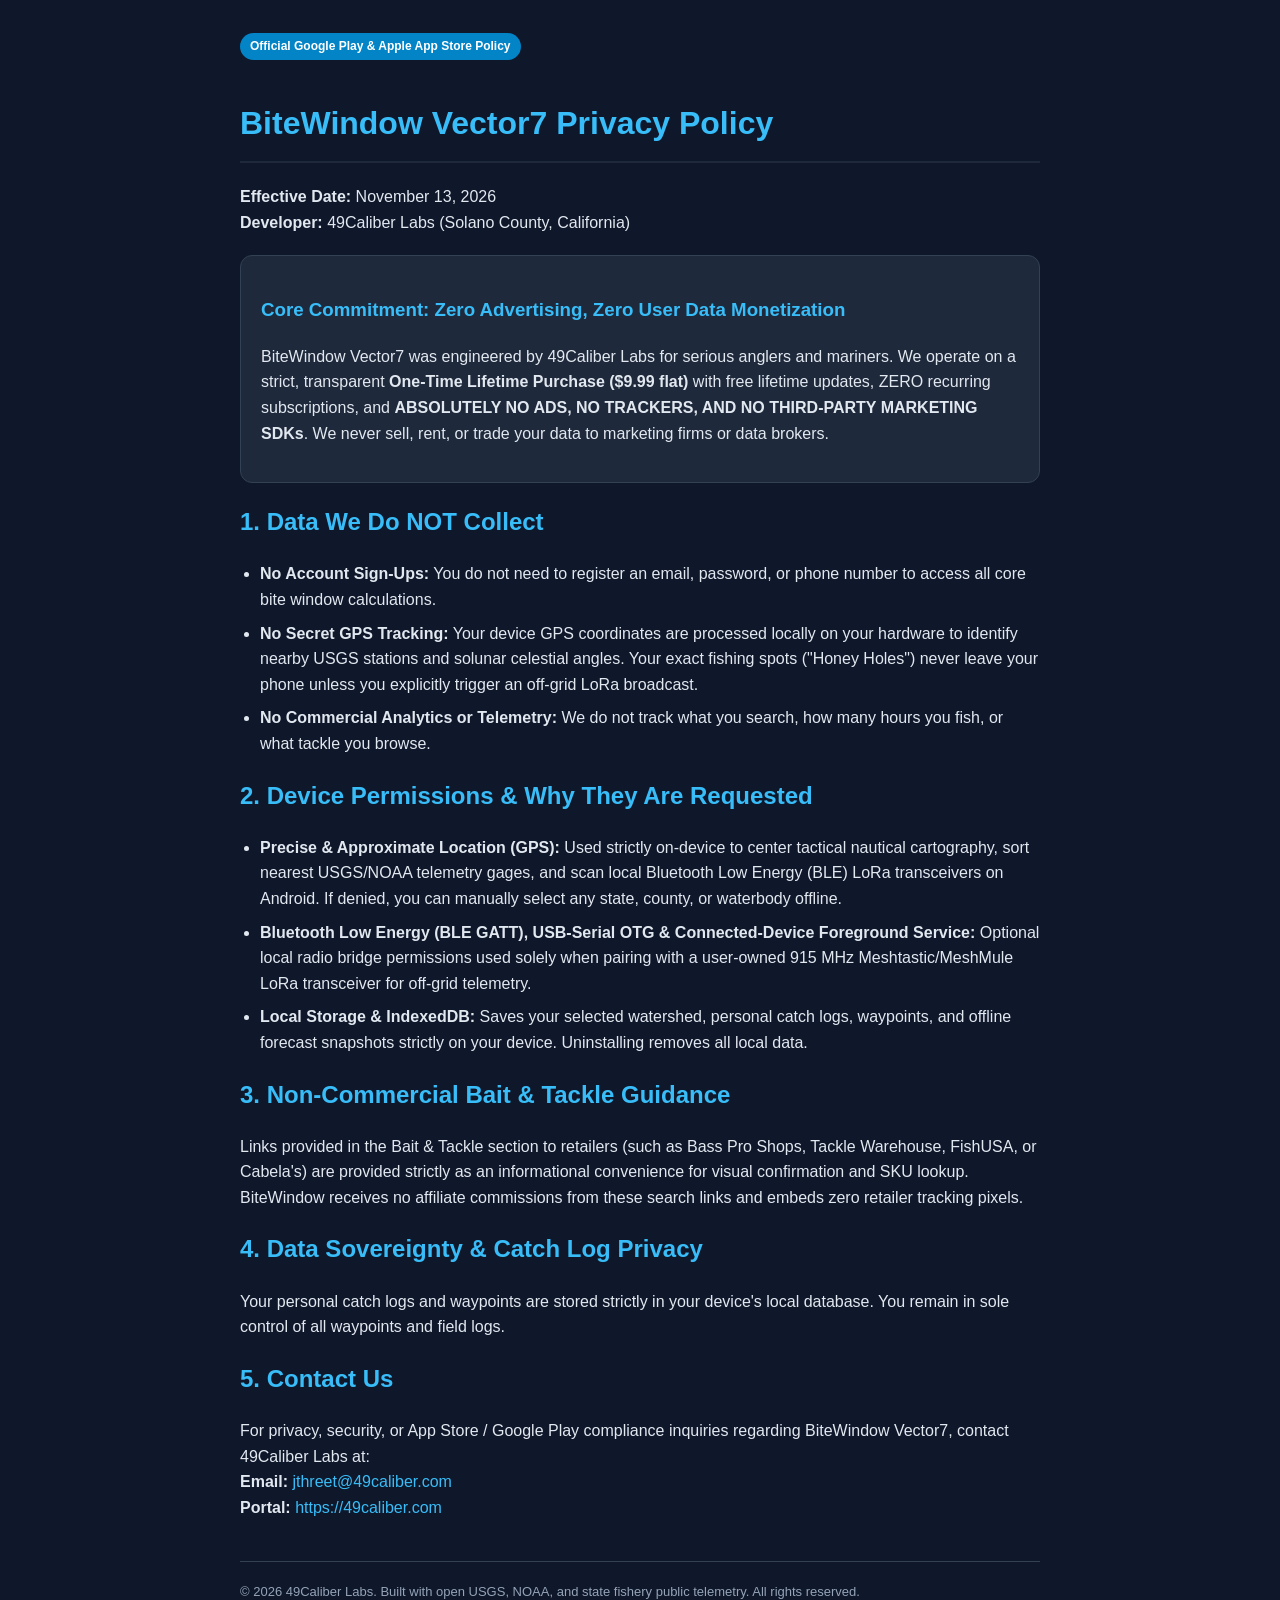
<file: bitewindow/privacy.html>
<!DOCTYPE html>
<html lang="en">
<head>
  <meta charset="UTF-8">
  <meta name="viewport" content="width=device-width, initial-scale=1.0">
  <!-- Google tag (gtag.js) — 49Caliber Labs Dual-Property & Cross-Domain Linker -->
  <script async src="https://www.googletagmanager.com/gtag/js?id=G-W81F0VN40N"></script>
  <script>
    window.dataLayer = window.dataLayer || [];
    function gtag(){dataLayer.push(arguments);}
    gtag('js', new Date());
    gtag('set', 'linker', {
      'domains': ['49caliber.com', 'www.49caliber.com', 'caliber-labs.web.app', 'caliber-labs.firebaseapp.com', '49caliber-labs.github.io'],
      'accept_incoming': true
    });
    gtag('config', 'G-W81F0VN40N');
    gtag('config', 'G-6S9T9EQYT6');
  </script>
  <title>BiteWindow - Privacy Policy & Data Sovereignty</title>
  <style>
    body {
      font-family: -apple-system, BlinkMacSystemFont, "Segoe UI", Roboto, Helvetica, Arial, sans-serif;
      line-height: 1.6;
      color: #e2e8f0;
      background-color: #0f172a;
      max-width: 800px;
      margin: 0 auto;
      padding: 32px 20px;
    }
    h1, h2, h3 { color: #38bdf8; }
    h1 { border-bottom: 2px solid #1e293b; padding-bottom: 12px; }
    .badge {
      display: inline-block;
      background: #0284c7;
      color: #ffffff;
      padding: 4px 10px;
      border-radius: 9999px;
      font-size: 12px;
      font-weight: 700;
      margin-bottom: 16px;
    }
    .box {
      background: #1e293b;
      border: 1px solid #334155;
      border-radius: 12px;
      padding: 20px;
      margin: 20px 0;
    }
    ul { padding-left: 20px; }
    li { margin-bottom: 8px; }
    a { color: #38bdf8; text-decoration: none; }
    a:hover { text-decoration: underline; }
    .footer {
      margin-top: 40px;
      padding-top: 20px;
      border-top: 1px solid #334155;
      font-size: 13px;
      color: #94a3b8;
    }
  </style>
</head>
<body>
  <span class="badge">Official Google Play &amp; Apple App Store Policy</span>
  <h1>BiteWindow Vector7 Privacy Policy</h1>
  <p><strong>Effective Date:</strong> November 13, 2026<br>
  <strong>Developer:</strong> 49Caliber Labs (Solano County, California)</p>

  <div class="box">
    <h3>Core Commitment: Zero Advertising, Zero User Data Monetization</h3>
    <p>BiteWindow Vector7 was engineered by 49Caliber Labs for serious anglers and mariners. We operate on a strict, transparent <strong>One-Time Lifetime Purchase ($9.99 flat)</strong> with free lifetime updates, ZERO recurring subscriptions, and <strong>ABSOLUTELY NO ADS, NO TRACKERS, AND NO THIRD-PARTY MARKETING SDKs</strong>. We never sell, rent, or trade your data to marketing firms or data brokers.</p>
  </div>

  <h2>1. Data We Do NOT Collect</h2>
  <ul>
    <li><strong>No Account Sign-Ups:</strong> You do not need to register an email, password, or phone number to access all core bite window calculations.</li>
    <li><strong>No Secret GPS Tracking:</strong> Your device GPS coordinates are processed locally on your hardware to identify nearby USGS stations and solunar celestial angles. Your exact fishing spots ("Honey Holes") never leave your phone unless you explicitly trigger an off-grid LoRa broadcast.</li>
    <li><strong>No Commercial Analytics or Telemetry:</strong> We do not track what you search, how many hours you fish, or what tackle you browse.</li>
  </ul>

  <h2>2. Device Permissions &amp; Why They Are Requested</h2>
  <ul>
    <li><strong>Precise &amp; Approximate Location (GPS):</strong> Used strictly on-device to center tactical nautical cartography, sort nearest USGS/NOAA telemetry gages, and scan local Bluetooth Low Energy (BLE) LoRa transceivers on Android. If denied, you can manually select any state, county, or waterbody offline.</li>
    <li><strong>Bluetooth Low Energy (BLE GATT), USB-Serial OTG &amp; Connected-Device Foreground Service:</strong> Optional local radio bridge permissions used solely when pairing with a user-owned 915 MHz Meshtastic/MeshMule LoRa transceiver for off-grid telemetry.</li>
    <li><strong>Local Storage &amp; IndexedDB:</strong> Saves your selected watershed, personal catch logs, waypoints, and offline forecast snapshots strictly on your device. Uninstalling removes all local data.</li>
  </ul>

  <h2>3. Non-Commercial Bait &amp; Tackle Guidance</h2>
  <p>Links provided in the Bait &amp; Tackle section to retailers (such as Bass Pro Shops, Tackle Warehouse, FishUSA, or Cabela's) are provided strictly as an informational convenience for visual confirmation and SKU lookup. BiteWindow receives no affiliate commissions from these search links and embeds zero retailer tracking pixels.</p>

  <h2>4. Data Sovereignty &amp; Catch Log Privacy</h2>
  <p>Your personal catch logs and waypoints are stored strictly in your device's local database. You remain in sole control of all waypoints and field logs.</p>

  <h2>5. Contact Us</h2>
  <p>For privacy, security, or App Store / Google Play compliance inquiries regarding BiteWindow Vector7, contact 49Caliber Labs at:<br>
  <strong>Email:</strong> <a href="mailto:jthreet@49caliber.com">jthreet@49caliber.com</a><br>
  <strong>Portal:</strong> <a href="https://49caliber.com">https://49caliber.com</a></p>

  <div class="footer">
    &copy; 2026 49Caliber Labs. Built with open USGS, NOAA, and state fishery public telemetry. All rights reserved.
  </div>
</body>
</html>
</file>
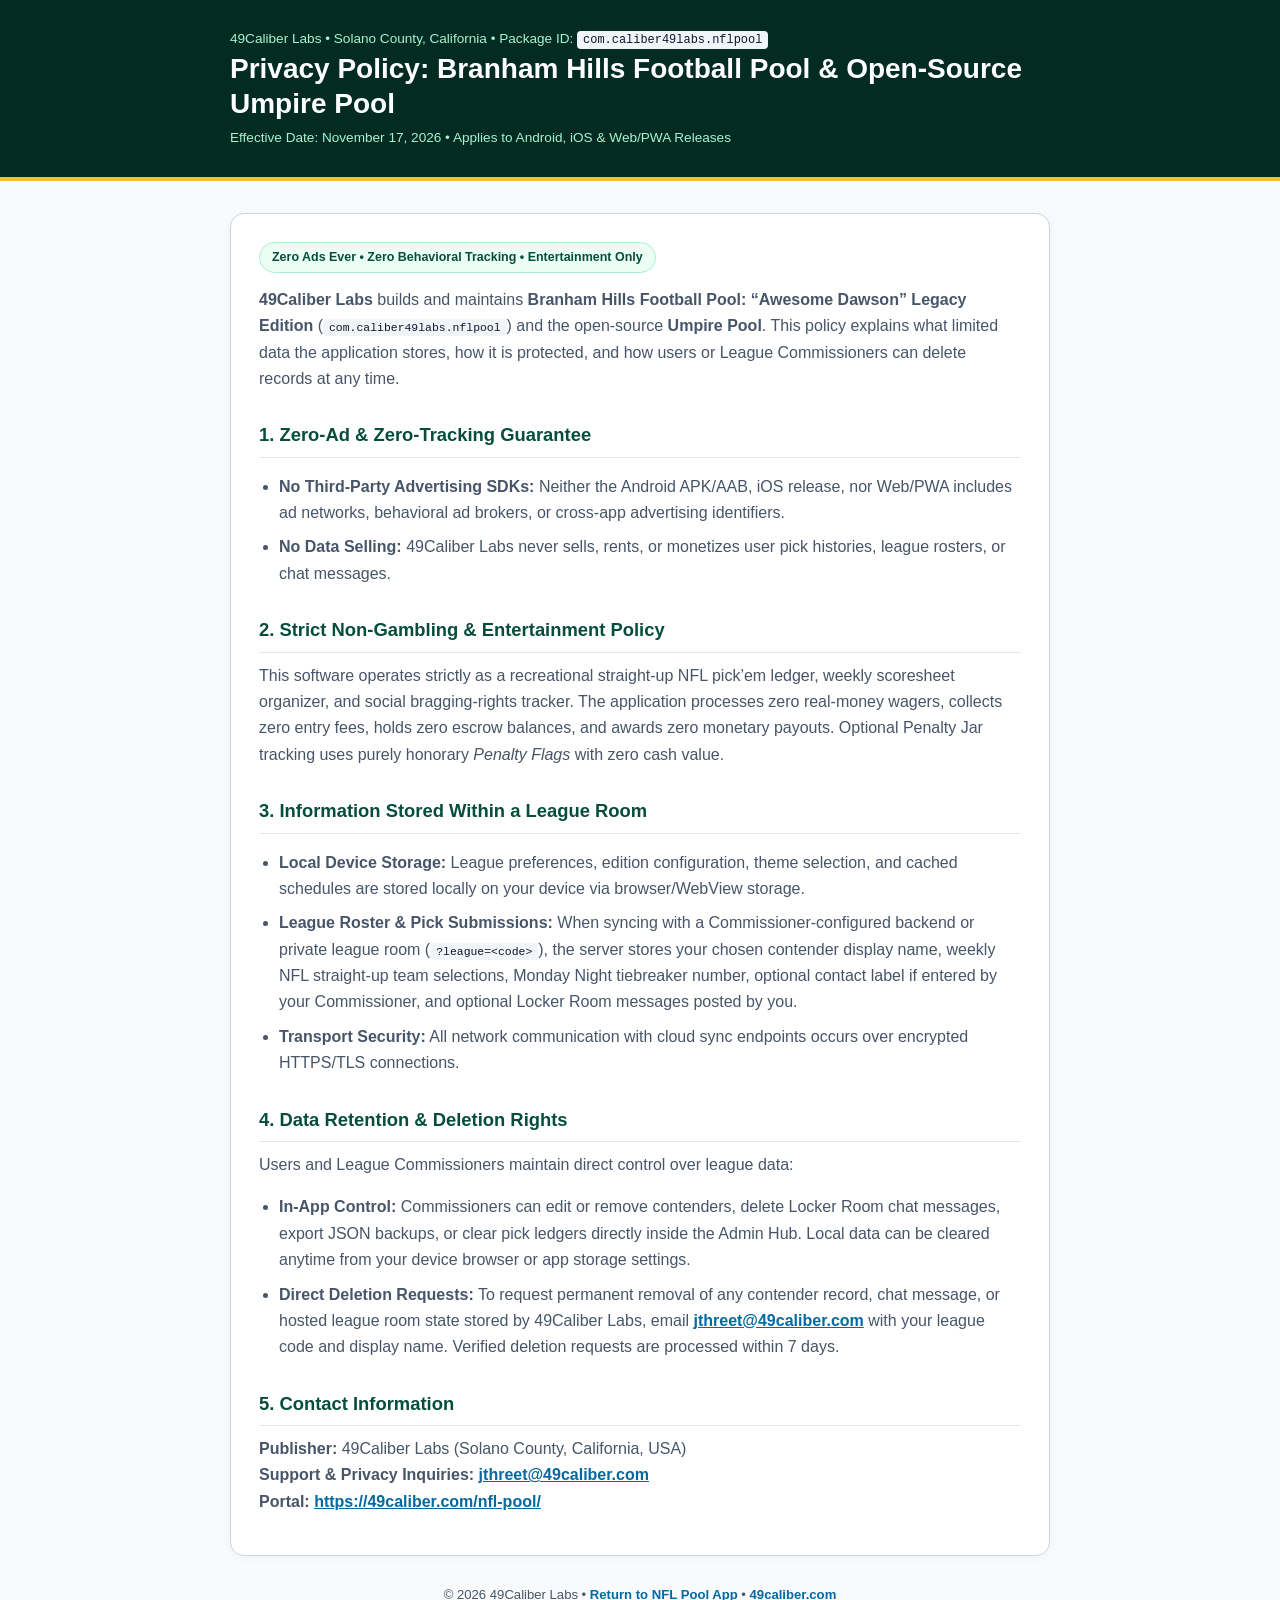
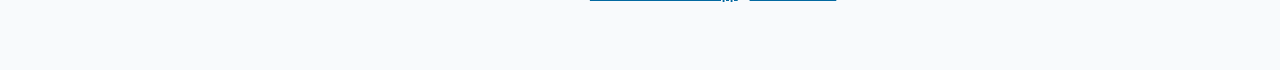
<file: nfl-pool/privacy.html>
<!doctype html>
<html lang="en">
<head>
  <meta charset="UTF-8" />
  <meta name="viewport" content="width=device-width, initial-scale=1.0" />
  <!-- Google tag (gtag.js) — 49Caliber Labs Dual-Property & Cross-Domain Linker -->
  <script async src="https://www.googletagmanager.com/gtag/js?id=G-W81F0VN40N"></script>
  <script>
    window.dataLayer = window.dataLayer || [];
    function gtag(){dataLayer.push(arguments);}
    gtag('js', new Date());
    gtag('set', 'linker', {
      'domains': ['49caliber.com', 'www.49caliber.com', 'caliber-labs.web.app', 'caliber-labs.firebaseapp.com', '49caliber-labs.github.io'],
      'accept_incoming': true
    });
    gtag('config', 'G-W81F0VN40N');
    gtag('config', 'G-6S9T9EQYT6');
  </script>
  <title>Privacy Policy | Branham Hills Football Pool &amp; Umpire Pool (49Caliber Labs)</title>
  <style>
    :root {
      color-scheme: light;
      --bg: #f8fafc;
      --card: #ffffff;
      --ink: #0f172a;
      --muted: #475569;
      --border: #cbd5e1;
      --accent: #064e3b;
      --accent-bg: #ecfdf5;
    }
    body {
      margin: 0;
      font-family: -apple-system, BlinkMacSystemFont, "Segoe UI", Roboto, Inter, sans-serif;
      background: var(--bg);
      color: var(--ink);
      line-height: 1.65;
    }
    header {
      background: #022c22;
      color: #ffffff;
      padding: 28px 20px;
      border-bottom: 4px solid #fbbf24;
    }
    .container {
      max-width: 820px;
      margin: 0 auto;
    }
    main {
      padding: 32px 20px 64px;
    }
    .card {
      background: var(--card);
      border: 1px solid var(--border);
      border-radius: 14px;
      padding: 28px;
      box-shadow: 0 2px 10px rgba(15, 23, 42, 0.04);
    }
    h1 {
      margin: 0 0 6px;
      font-size: 1.75rem;
      line-height: 1.25;
    }
    h2 {
      margin: 28px 0 10px;
      font-size: 1.15rem;
      color: var(--accent);
      border-bottom: 1px solid #e2e8f0;
      padding-bottom: 6px;
    }
    .meta {
      font-size: 0.85rem;
      color: #a7f3d0;
    }
    .badge {
      display: inline-block;
      background: var(--accent-bg);
      color: var(--accent);
      border: 1px solid #a7f3d0;
      border-radius: 999px;
      padding: 4px 12px;
      font-size: 0.78rem;
      font-weight: 700;
      margin-bottom: 14px;
    }
    ul {
      padding-left: 20px;
      color: var(--muted);
    }
    li {
      margin-bottom: 8px;
    }
    p {
      color: var(--muted);
      margin: 0 0 12px;
    }
    code {
      background: #f1f5f9;
      padding: 2px 6px;
      border-radius: 4px;
      font-size: 0.88em;
      color: #0f172a;
    }
    a {
      color: #0369a1;
      font-weight: 600;
    }
    footer {
      text-align: center;
      font-size: 0.82rem;
      color: var(--muted);
      margin-top: 28px;
    }
  </style>
</head>
<body>
  <header>
    <div class="container">
      <div class="meta">49Caliber Labs &bull; Solano County, California &bull; Package ID: <code>com.caliber49labs.nflpool</code></div>
      <h1>Privacy Policy: Branham Hills Football Pool &amp; Open-Source Umpire Pool</h1>
      <div class="meta">Effective Date: November 17, 2026 &bull; Applies to Android, iOS &amp; Web/PWA Releases</div>
    </div>
  </header>

  <main>
    <div class="container">
      <div class="card">
        <span class="badge">Zero Ads Ever &bull; Zero Behavioral Tracking &bull; Entertainment Only</span>

        <p>
          <strong>49Caliber Labs</strong> builds and maintains <strong>Branham Hills Football Pool: &ldquo;Awesome Dawson&rdquo; Legacy Edition</strong> (<code>com.caliber49labs.nflpool</code>) and the open-source <strong>Umpire Pool</strong>. This policy explains what limited data the application stores, how it is protected, and how users or League Commissioners can delete records at any time.
        </p>

        <h2>1. Zero-Ad &amp; Zero-Tracking Guarantee</h2>
        <ul>
          <li><strong>No Third-Party Advertising SDKs:</strong> Neither the Android APK/AAB, iOS release, nor Web/PWA includes ad networks, behavioral ad brokers, or cross-app advertising identifiers.</li>
          <li><strong>No Data Selling:</strong> 49Caliber Labs never sells, rents, or monetizes user pick histories, league rosters, or chat messages.</li>
        </ul>

        <h2>2. Strict Non-Gambling &amp; Entertainment Policy</h2>
        <p>
          This software operates strictly as a recreational straight-up NFL pick&rsquo;em ledger, weekly scoresheet organizer, and social bragging-rights tracker. The application processes zero real-money wagers, collects zero entry fees, holds zero escrow balances, and awards zero monetary payouts. Optional Penalty Jar tracking uses purely honorary <em>Penalty Flags</em> with zero cash value.
        </p>

        <h2>3. Information Stored Within a League Room</h2>
        <ul>
          <li><strong>Local Device Storage:</strong> League preferences, edition configuration, theme selection, and cached schedules are stored locally on your device via browser/WebView storage.</li>
          <li><strong>League Roster &amp; Pick Submissions:</strong> When syncing with a Commissioner-configured backend or private league room (<code>?league=&lt;code&gt;</code>), the server stores your chosen contender display name, weekly NFL straight-up team selections, Monday Night tiebreaker number, optional contact label if entered by your Commissioner, and optional Locker Room messages posted by you.</li>
          <li><strong>Transport Security:</strong> All network communication with cloud sync endpoints occurs over encrypted HTTPS/TLS connections.</li>
        </ul>

        <h2>4. Data Retention &amp; Deletion Rights</h2>
        <p>
          Users and League Commissioners maintain direct control over league data:
        </p>
        <ul>
          <li><strong>In-App Control:</strong> Commissioners can edit or remove contenders, delete Locker Room chat messages, export JSON backups, or clear pick ledgers directly inside the Admin Hub. Local data can be cleared anytime from your device browser or app storage settings.</li>
          <li><strong>Direct Deletion Requests:</strong> To request permanent removal of any contender record, chat message, or hosted league room state stored by 49Caliber Labs, email <a href="mailto:jthreet@49caliber.com?subject=NFL%20Pool%20Data%20Deletion%20Request">jthreet@49caliber.com</a> with your league code and display name. Verified deletion requests are processed within 7 days.</li>
        </ul>

        <h2>5. Contact Information</h2>
        <p>
          <strong>Publisher:</strong> 49Caliber Labs (Solano County, California, USA)<br />
          <strong>Support &amp; Privacy Inquiries:</strong> <a href="mailto:jthreet@49caliber.com">jthreet@49caliber.com</a><br />
          <strong>Portal:</strong> <a href="https://49caliber.com/nfl-pool/">https://49caliber.com/nfl-pool/</a>
        </p>
      </div>

      <footer>
        &copy; 2026 49Caliber Labs &bull; <a href="./">Return to NFL Pool App</a> &bull; <a href="https://49caliber.com/">49caliber.com</a>
      </footer>
    </div>
  </main>
</body>
</html>
</file>
